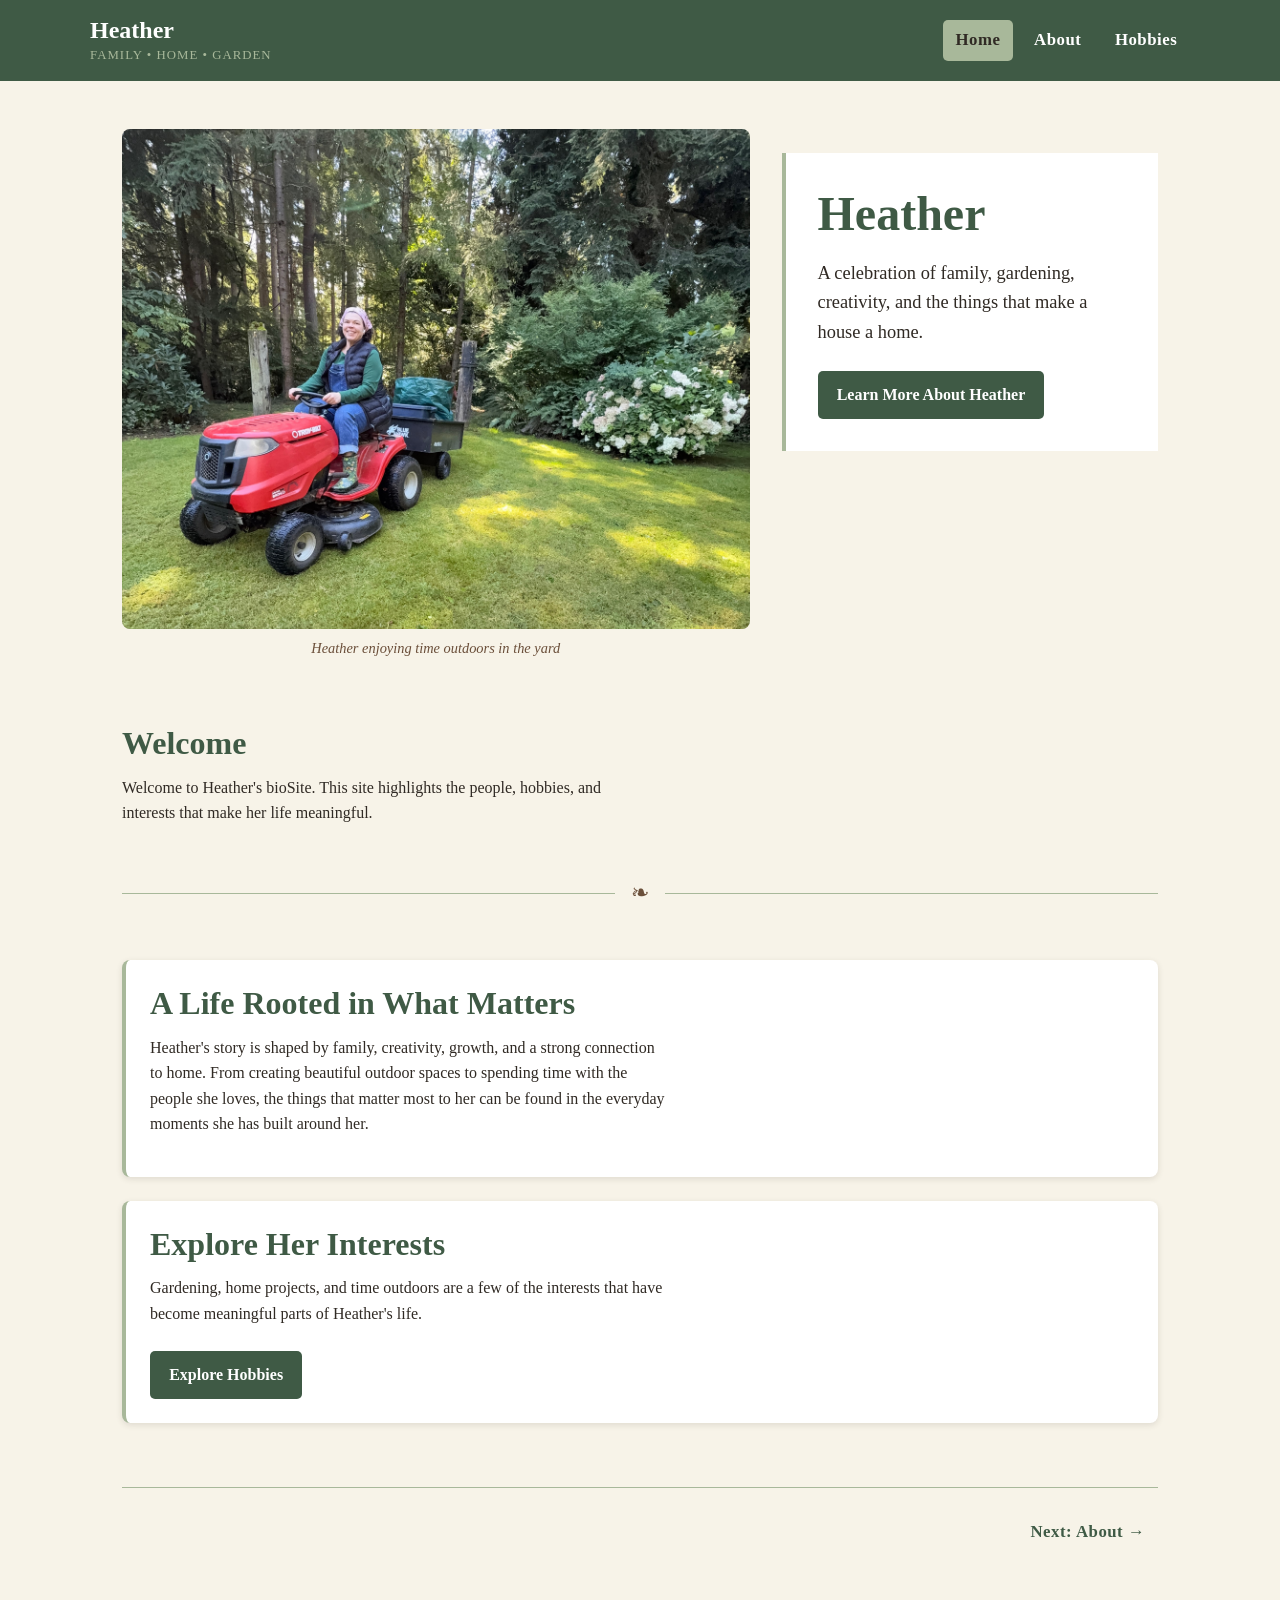
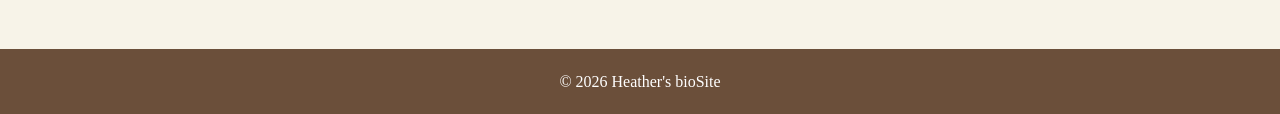
<file: index.html>
<!--
    Roxanne Buenaventura
    October 3, 2026
    CSD 340
    Assignment 10.2
-->

<!DOCTYPE html>
<html lang="en">
    <head>
        <meta charset="UTF-8">
        <meta name="viewport" content="width=device-width, initial-scale=1.0">
        <title>Heather | bioSite</title>
        <link rel="stylesheet" href="site.css">
    </head>
    <body>
<!-- Navigation -->
    <header>
        <div class="header-container">
            <div class="site-title">
                <a href="index.html">Heather</a>
                <span>Family • Home • Garden</span>
            </div>

            <nav>
                <a class="active" href="index.html" aria-current="page">Home</a>
                <a href="about.html">About</a>
                <a href="hobbies.html">Hobbies</a>
            </nav>
        </div>
    </header>
<!-- Introduction -->
<main>

    <!-- Hero Introduction -->
    <!--
        The hero section introduces Heather and uses her tractor
        photo as the main visual focus of the landing page.
    -->
    <section class="hero">

        <!-- Hero Image -->
        <figure class="hero-figure">
            <div class="hero-image">
                <img src="images/heather-tractor.jpeg"
                     alt="Heather enjoying time outdoors on a tractor">
            </div>
            <figcaption>Heather enjoying time outdoors in the yard</figcaption>
        </figure>

        <!-- Hero Text and Introduction -->
        <div class="hero-content">
            <h1>Heather</h1>

            <p>
                A celebration of family, gardening, creativity, and the
                things that make a house a home.
            </p>

            <!-- Link to the About Page -->
            <a class="button" href="about.html">Learn More About Heather</a>
        </div>

    </section>


    <!-- Welcome Section -->
    <!--
        Provides a brief introduction to the purpose of the
        bioSite and the topics featured throughout the website.
    -->
    <section>
        <h2>Welcome</h2>

        <p>
            Welcome to Heather's bioSite. This site highlights the people,
            hobbies, and interests that make her life meaningful.
        </p>
    </section>

    <!-- Decorative Page Divider -->
    <div class="section-divider" aria-hidden="true">
        <span>❧</span>
    </div>

    <!-- Story Introduction -->
    <!--
        Provides a personal introduction to Heather's story before
        directing visitors to her hobbies and interests.
    -->
    <section class="story-intro">
        <div class="card">
            <h2>A Life Rooted in What Matters</h2>

            <p>
                Heather's story is shaped by family, creativity, growth, and a
                strong connection to home. From creating beautiful outdoor spaces
                to spending time with the people she loves, the things that matter
                most to her can be found in the everyday moments she has built
                around her.
            </p>
        </div>

        <div class="card">
            <h2>Explore Her Interests</h2>

            <p>
                Gardening, home projects, and time outdoors are a few of the
                interests that have become meaningful parts of Heather's life.
            </p>

            <a class="button" href="hobbies.html">Explore Hobbies</a>
        </div>
    </section>

    <!-- Bottom Page Navigation -->
    <nav class="page-navigation" aria-label="Page navigation">
        <span></span>
        <a href="about.html">Next: About &rarr;</a>
    </nav>

</main>
<!-- Footer -->
        <footer>
            <p>&copy; 2026 Heather's bioSite</p>
        </footer>
    </body>
</html>
</file>
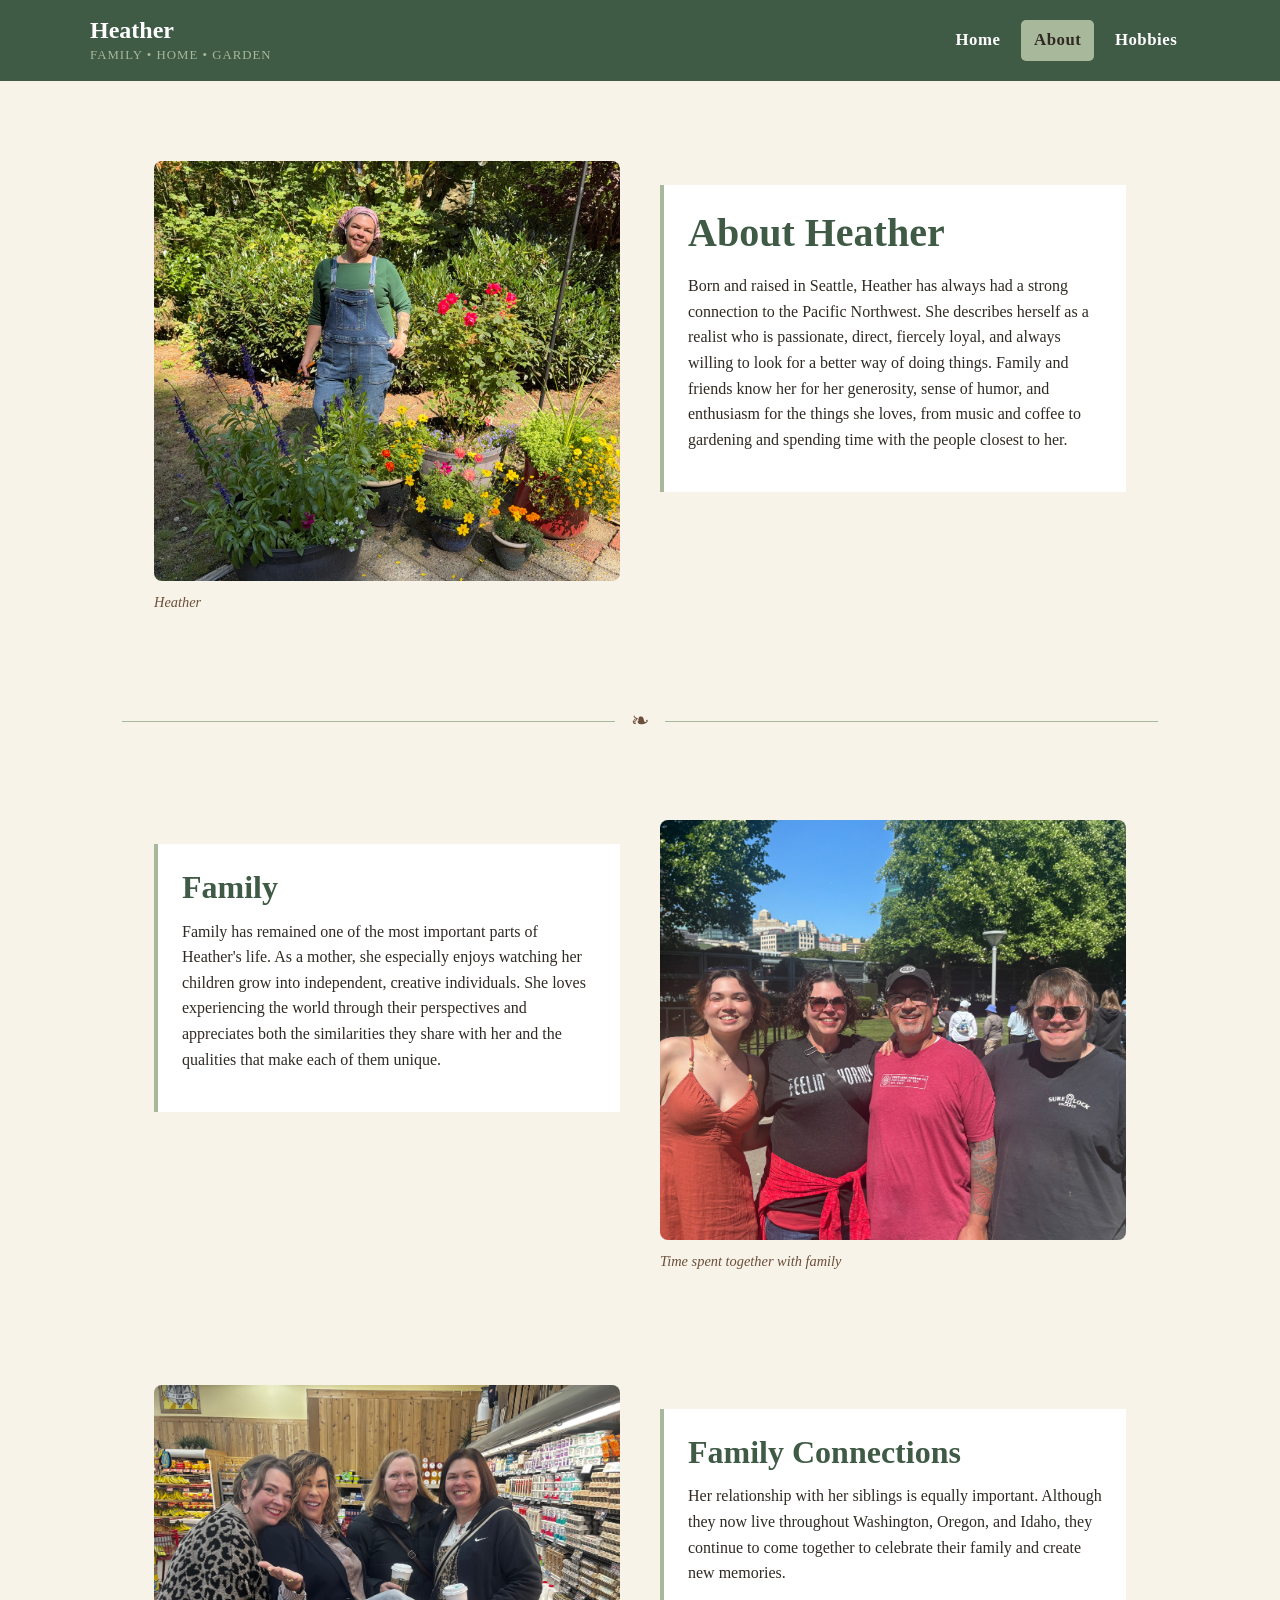
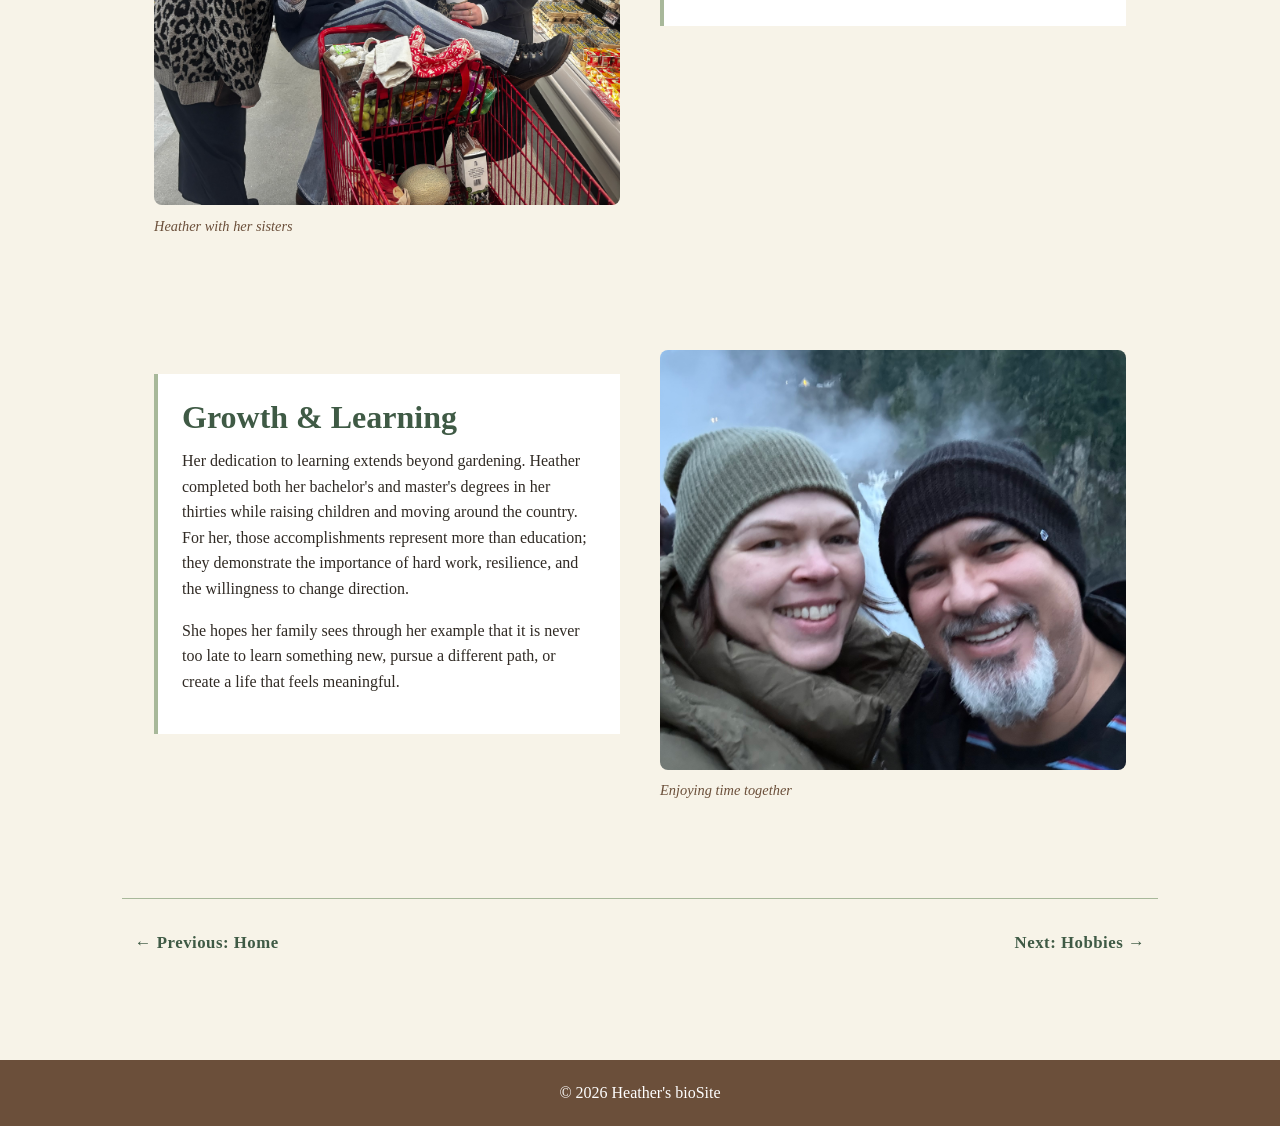
<file: about.html>
<!--
    Roxanne Buenaventura
    October 3, 2026
    CSD 340
    Assignment 10.2
-->
<!DOCTYPE html>
<html lang="en">
    <head>
        <meta charset="UTF-8">
        <meta name="viewport" content="width=device-width, initial-scale=1.0">
        <title>About Heather | bioSite</title>
        <link rel="stylesheet" href="site.css">
    </head>
    <body>
    <!-- Navigation -->
<!-- Navigation -->
    <header>
        <div class="header-container">
            <div class="site-title">
                <a href="index.html">Heather</a>
                <span>Family • Home • Garden</span>
            </div>

            <nav>
                <a href="index.html">Home</a>
                <a class="active" href="about.html" aria-current="page">About</a>
                <a href="hobbies.html">Hobbies</a>
            </nav>
        </div>
    </header>
<main>

    <!-- About Introduction -->
    <!--
        Introduces Heather and provides a personal overview
        of the person featured on the bioSite.
    -->
    <section class="about-intro">

        <figure class="image-container">
            <img src="images/heather-portrait.jpeg"
                 alt="Portrait of Heather">
            <figcaption>Heather</figcaption>
        </figure>

        <div>
            <h1>About Heather</h1>

            <p>
                Born and raised in Seattle, Heather has always had a strong
                connection to the Pacific Northwest. She describes herself as
                a realist who is passionate, direct, fiercely loyal, and always
                willing to look for a better way of doing things. Family and
                friends know her for her generosity, sense of humor, and
                enthusiasm for the things she loves, from music and coffee to
                gardening and spending time with the people closest to her.
            </p>
        </div>

    </section>

    <!-- Decorative Page Divider -->
    <div class="section-divider" aria-hidden="true">
        <span>❧</span>
    </div>

    <!-- Family Section -->
    <!--
        Highlights the importance of family in Heather's life
        and the memories she enjoys creating with them.
    -->
    <section class="about-section">

        <div>
            <h2>Family</h2>

            <p>
                Family has remained one of the most important parts of
                Heather's life. As a mother, she especially enjoys watching
                her children grow into independent, creative individuals. She
                loves experiencing the world through their perspectives and
                appreciates both the similarities they share with her and the
                qualities that make each of them unique.
            </p>
        </div>

        <figure class="image-container">
            <img src="images/family-group.jpeg"
                 alt="Heather spending time with family">
            <figcaption>Time spent together with family</figcaption>
        </figure>

    </section>


    <!-- Siblings Section -->
    <!--
        Shows another part of Heather's family life through
        a photo with her sisters.
    -->
    <section class="about-section">

        <figure class="image-container">
            <img src="images/heather-siblings.jpeg"
                 alt="Heather with her sisters">
            <figcaption>Heather with her sisters</figcaption>
        </figure>

        <div>
            <h2>Family Connections</h2>

            <p>
                Her relationship with her siblings is equally important.
                Although they now live throughout Washington, Oregon, and
                Idaho, they continue to come together to celebrate their
                family and create new memories.
            </p>
        </div>

    </section>


    <!-- Growth and Learning Section -->
    <!--
        Highlights Heather's commitment to education, resilience,
        and creating a meaningful life.
    -->
    <section class="about-section">

        <div>
            <h2>Growth &amp; Learning</h2>

            <p>
                Her dedication to learning extends beyond gardening. Heather
                completed both her bachelor's and master's degrees in her
                thirties while raising children and moving around the country.
                For her, those accomplishments represent more than education;
                they demonstrate the importance of hard work, resilience, and
                the willingness to change direction.
            </p>

            <p>
                She hopes her family sees through her example that it is never
                too late to learn something new, pursue a different path, or
                create a life that feels meaningful.
            </p>
        </div>

        <figure class="image-container">
            <img src="images/heather-husband.jpeg"
                 alt="Heather spending time with her husband">
            <figcaption>Enjoying time together</figcaption>
        </figure>

    </section>

    <!-- Bottom Page Navigation -->
    <nav class="page-navigation" aria-label="Page navigation">
        <a href="index.html">&larr; Previous: Home</a>
        <a href="hobbies.html">Next: Hobbies &rarr;</a>
    </nav>

</main>
<!-- Footer -->
        <footer>
            <p>&copy; 2026 Heather's bioSite</p>
        </footer>
    </body>
</html>
</file>
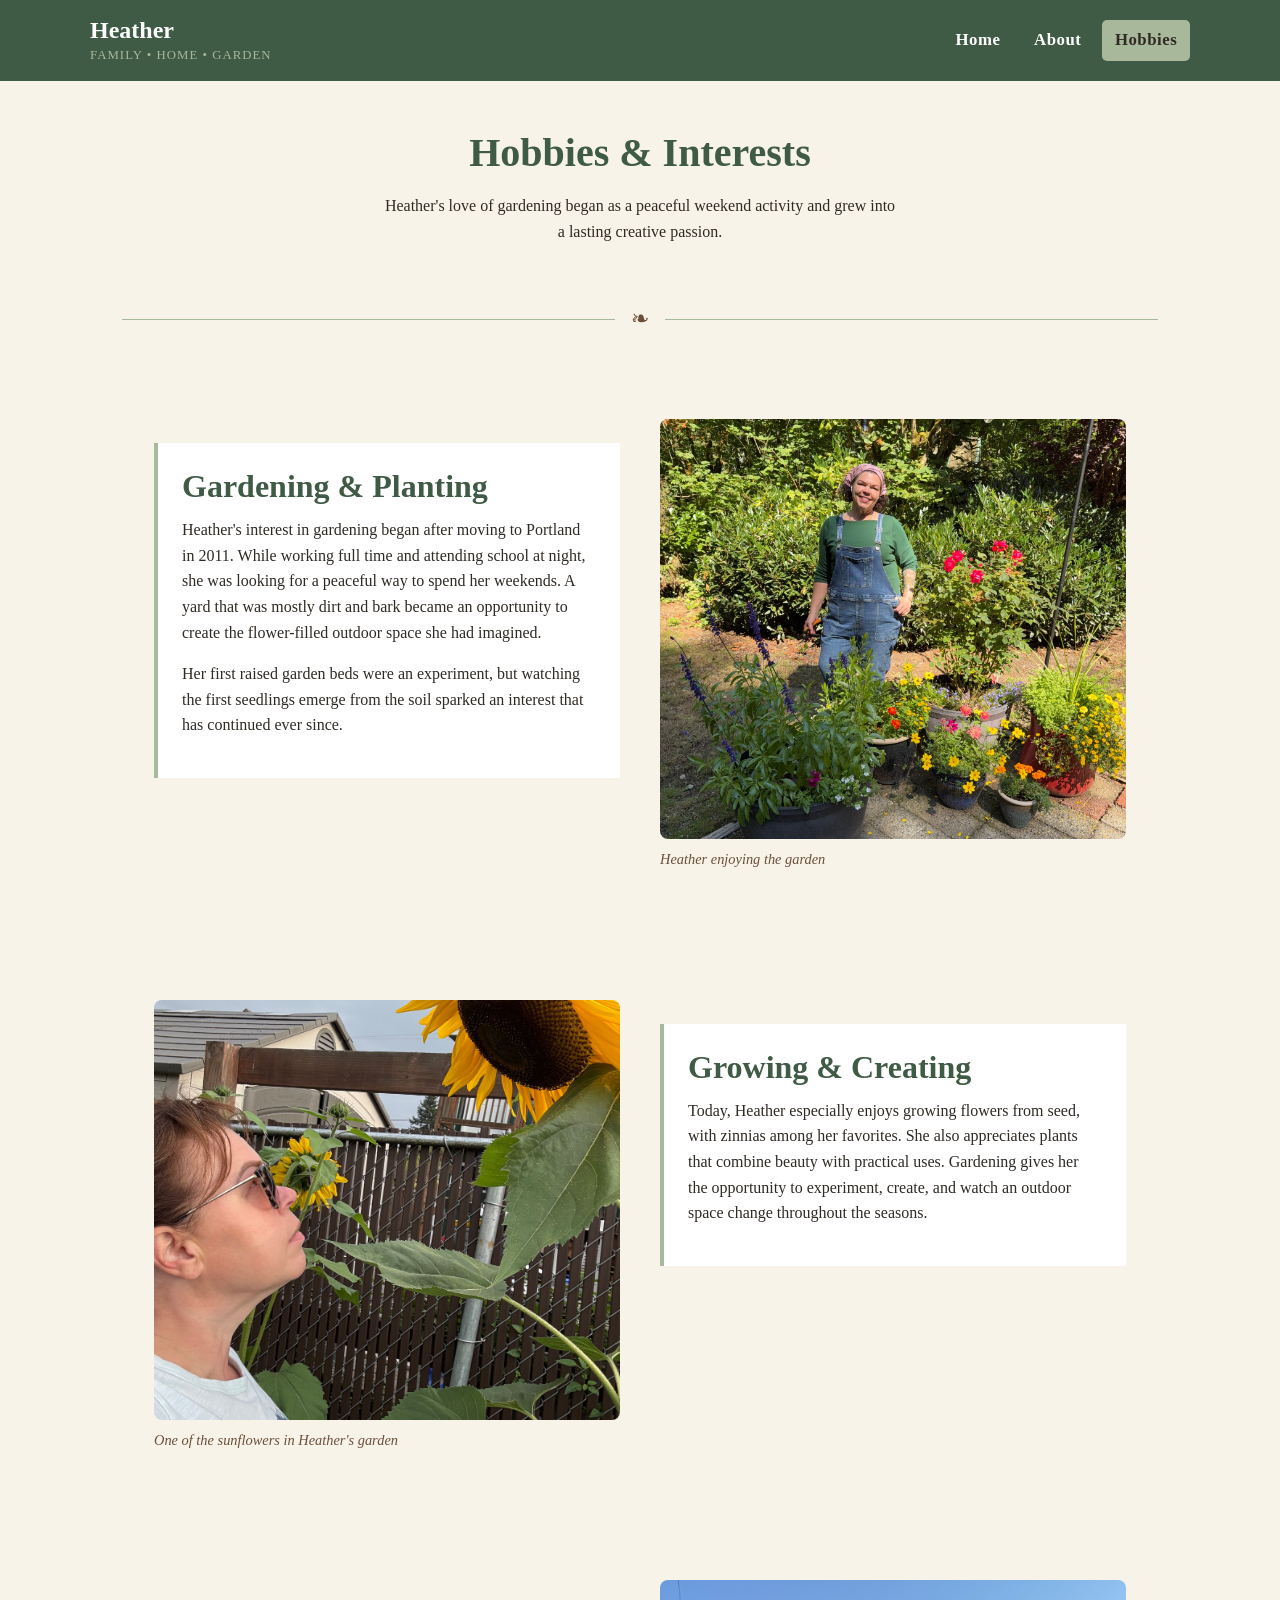
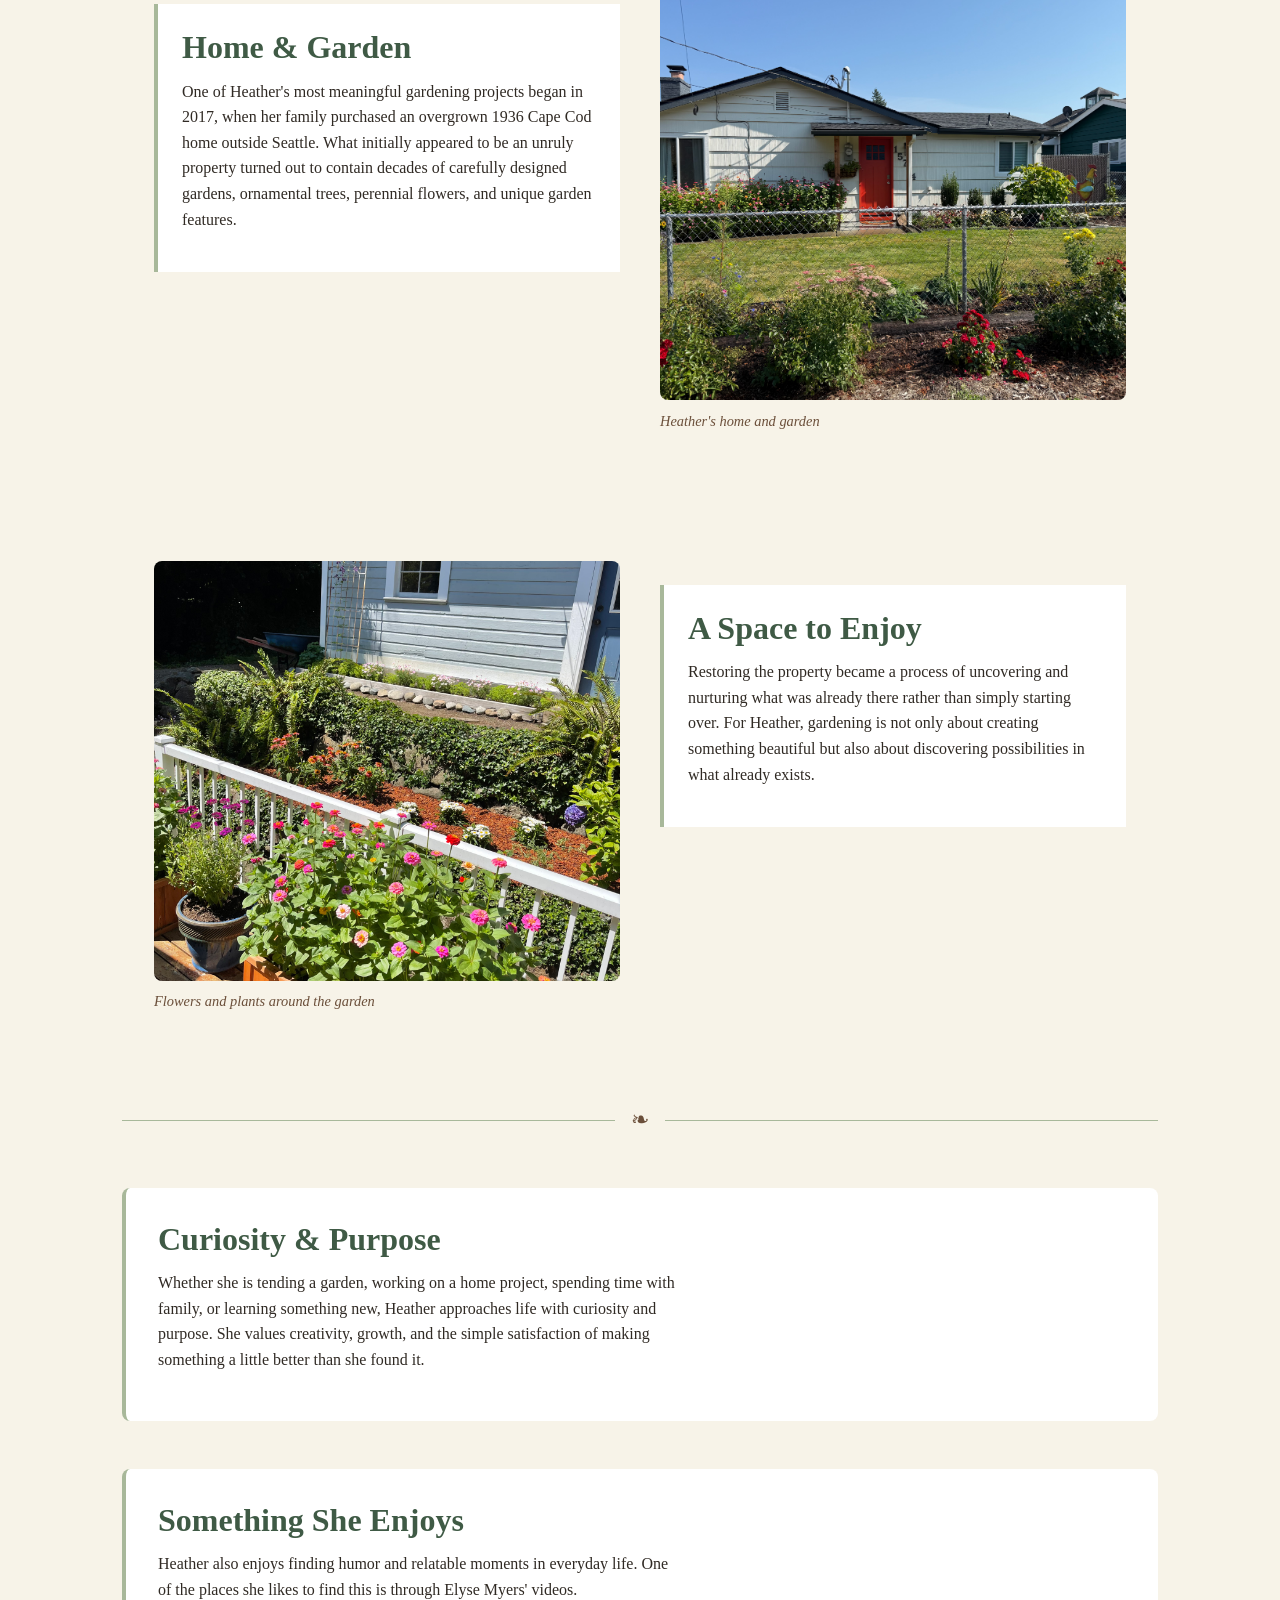
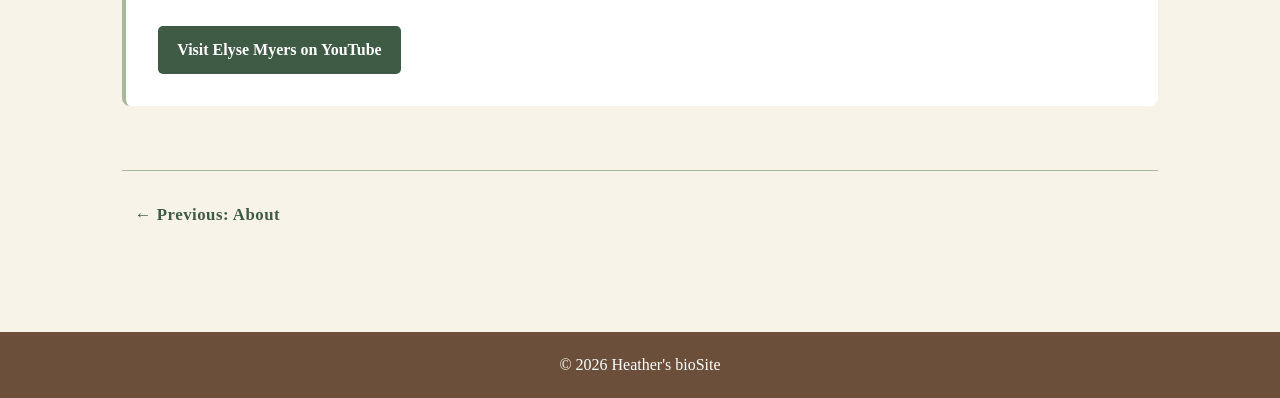
<file: hobbies.html>
<!--
    Roxanne Buenaventura
    October 3, 2026
    CSD 340
    Assignment 10.2
-->
<!DOCTYPE html>
<html lang="en">
<head>
    <meta charset="UTF-8">
    <meta name="viewport" content="width=device-width, initial-scale=1.0">
    <title>Hobbies &amp; Interests | bioSite</title>
    <link rel="stylesheet" href="site.css">
</head>
<body>
<!-- Navigation -->
    <header>
        <div class="header-container">
            <div class="site-title">
                <a href="index.html">Heather</a>
                <span>Family • Home • Garden</span>
            </div>

            <nav>
                <a href="index.html">Home</a>
                <a href="about.html">About</a>
                <a class="active" href="hobbies.html" aria-current="page">Hobbies</a>
            </nav>
        </div>
    </header>
<main>

    <!-- Hobbies Introduction -->
    <!--
        Introduces Heather's hobbies and interests, with a focus
        on gardening, creativity, and caring for her home.
    -->
    <section class="hobbies-intro">

        <h1>Hobbies &amp; Interests</h1>

        <p>
            Heather's love of gardening began as a peaceful weekend activity
            and grew into a lasting creative passion.
        </p>

    </section>

    <!-- Decorative Page Divider -->
    <div class="section-divider" aria-hidden="true">
        <span>❧</span>
    </div>

    <!-- Gardening and Planting Section -->
    <!--
        Explains how Heather first became interested in gardening
        while balancing work and school.
    -->
    <section class="hobby-section">

        <div>
            <h2>Gardening &amp; Planting</h2>

            <p>
                Heather's interest in gardening began after moving to Portland
                in 2011. While working full time and attending school at night,
                she was looking for a peaceful way to spend her weekends. A
                yard that was mostly dirt and bark became an opportunity to
                create the flower-filled outdoor space she had imagined.
            </p>

            <p>
                Her first raised garden beds were an experiment, but watching
                the first seedlings emerge from the soil sparked an interest
                that has continued ever since.
            </p>
        </div>

        <figure class="image-container">
            <img src="images/heather-portrait.jpeg"
                 alt="Heather standing among colorful flowers in her garden">
            <figcaption>Heather enjoying the garden</figcaption>
        </figure>

    </section>


    <!-- Growing and Creating Section -->
    <!--
        Uses one of Heather's sunflowers to show the results
        of the time and creativity she puts into gardening.
    -->
    <section class="hobby-section">

        <figure class="image-container">
            <img src="images/sunflower.jpeg"
                 alt="Heather standing beside a large sunflower">
            <figcaption>One of the sunflowers in Heather's garden</figcaption>
        </figure>

        <div>
            <h2>Growing &amp; Creating</h2>

            <p>
                Today, Heather especially enjoys growing flowers from seed,
                with zinnias among her favorites. She also appreciates plants
                that combine beauty with practical uses. Gardening gives her
                the opportunity to experiment, create, and watch an outdoor
                space change throughout the seasons.
            </p>
        </div>

    </section>

    <!-- Home and Garden Section -->
    <!--
        Tells the story of Heather's family home and the gardens
        they discovered throughout the property.
    -->
    <section class="hobby-section">

        <div>
            <h2>Home &amp; Garden</h2>

            <p>
                One of Heather's most meaningful gardening projects began in
                2017, when her family purchased an overgrown 1936 Cape Cod home
                outside Seattle. What initially appeared to be an unruly
                property turned out to contain decades of carefully designed
                gardens, ornamental trees, perennial flowers, and unique
                garden features.
            </p>
        </div>

        <figure class="image-container">
            <img src="images/heather-garden-lawn.jpeg"
                 alt="Heather's home, lawn, and colorful flower garden">
            <figcaption>Heather's home and garden</figcaption>
        </figure>

    </section>


    <!-- Garden Details Section -->
    <!--
        Explains how restoring the property shaped Heather's
        view of gardening and its possibilities.
    -->
    <section class="hobby-section">

        <figure class="image-container">
            <img src="images/heather-garden.jpeg"
                 alt="Colorful flowers growing around Heather's home">
            <figcaption>Flowers and plants around the garden</figcaption>
        </figure>

        <div>
            <h2>A Space to Enjoy</h2>

            <p>
                Restoring the property became a process of uncovering and
                nurturing what was already there rather than simply starting
                over. For Heather, gardening is not only about creating
                something beautiful but also about discovering possibilities
                in what already exists.
            </p>
        </div>

    </section>

    <!-- Decorative Page Divider -->
    <div class="section-divider" aria-hidden="true">
        <span>❧</span>
    </div>

    <!-- Biography Conclusion -->
    <!--
        Connects Heather's interests with the curiosity and purpose
        she brings to the different parts of her life.
    -->
    <section class="hobbies-extra">

        <h2>Curiosity &amp; Purpose</h2>

        <p>
            Whether she is tending a garden, working on a home project,
            spending time with family, or learning something new, Heather
            approaches life with curiosity and purpose. She values creativity,
            growth, and the simple satisfaction of making something a little
            better than she found it.
        </p>

    </section>


    <!-- External Interest Section -->
    <!--
        Includes an external link to Elyse Myers, whose videos
        Heather enjoys for their humor and relatable moments.
    -->
    <section class="hobbies-extra">

        <h2>Something She Enjoys</h2>

        <p>
            Heather also enjoys finding humor and relatable moments in
            everyday life. One of the places she likes to find this is
            through Elyse Myers' videos.
        </p>

        <a class="button"
           href="https://www.youtube.com/@elyse_myers"
           target="_blank"
           rel="noopener noreferrer">
            Visit Elyse Myers on YouTube
        </a>

    </section>

    <!-- Bottom Page Navigation -->
    <nav class="page-navigation" aria-label="Page navigation">
        <a href="about.html">&larr; Previous: About</a>
        <span></span>
    </nav>

</main>
<!-- Footer -->
    <footer>
        <p>&copy; 2026 Heather's bioSite</p>
    </footer>

</body>
</html>
</file>
<file: site.css>
/*
    Roxanne Buenaventura
    October 3, 2026
    CSD 340
    Assignment 10.2
*/

/* ==============================
   bioSite - Global Styles
   ============================== */

/* Color Palette
   Cream: #F7F3E8
   Sage: #A8B89A
   Forest Green: #3F5A45
   Earthy Brown: #6B4F3A
   Dark Brown: #302A24
   White: #FFFFFF
*/

/* ==============================
   Base / Atomic Styles
   ============================== */

* {
    box-sizing: border-box;
}

html {
    font-size: 16px;
}

body {
    margin: 0;
    background-color: #F7F3E8;
    color: #302A24;
    font-family: Georgia, "Times New Roman", serif;
    line-height: 1.6;
}

img {
    max-width: 100%;
    height: auto;
    display: block;
}

a {
    color: #3F5A45;
    font-weight: bold;
}

a:hover {
    color: #6B4F3A;
}

/* ==============================
   Typography
   ============================== */

h1,
h2,
h3 {
    margin-top: 0;
    color: #3F5A45;
    line-height: 1.2;
}

h1 {
    font-size: 2.5rem;
    margin-bottom: 1rem;
}

h2 {
    font-size: 2rem;
    margin-bottom: 0.75rem;
}

h3 {
    font-size: 1.35rem;
    margin-bottom: 0.5rem;
}

p {
    max-width: 65ch;
    margin-top: 0;
    margin-bottom: 1rem;
}

/* ==============================
   Header & Navigation
   ============================== */

header {
    background-color: #3F5A45;
    padding: 1rem 2rem;
}

.header-container {
    max-width: 1100px;
    margin: 0 auto;
    display: flex;
    justify-content: space-between;
    align-items: center;
    gap: 2rem;
}

.site-title {
    display: flex;
    flex-direction: column;
}

.site-title a {
    color: #FFFFFF;
    font-size: 1.5rem;
    line-height: 1.2;
    text-decoration: none;
}

.site-title span {
    color: #A8B89A;
    font-size: 0.8rem;
    letter-spacing: 0.08em;
    text-transform: uppercase;
}

nav {
    display: flex;
    justify-content: center;
    gap: 0.5rem;
}

nav a {
    color: #FFFFFF;
    text-decoration: none;
    font-size: 1.05rem;
    letter-spacing: 0.03em;
    padding: 0.45rem 0.8rem;
    border-radius: 5px;
    transition: background-color 0.2s ease, color 0.2s ease;
}

nav a:hover {
    background-color: #A8B89A;
    color: #302A24;
}

nav a.active {
    background-color: #A8B89A;
    color: #302A24;
}

nav a:focus-visible,
.button:focus-visible,
.page-navigation a:focus-visible {
    outline: 3px solid #A8B89A;
    outline-offset: 3px;
}

/* ==============================
   Main Content
   ============================== */

main {
    max-width: 1100px;
    margin: 0 auto;
    padding: 3rem 2rem;
}

section {
    margin-bottom: 3rem;
}

/* ==============================
   Decorative Dividers
   ============================== */

.section-divider {
    display: flex;
    align-items: center;
    gap: 1rem;
    margin: 3.5rem auto;
    color: #6B4F3A;
}

.section-divider::before,
.section-divider::after {
    content: "";
    flex: 1;
    height: 1px;
    background-color: #A8B89A;
}

.section-divider span {
    font-size: 1.4rem;
    line-height: 1;
}

/* ==============================
   Content Blocks
   ============================== */

section > div {
    background-color: #FFFFFF;
    border-left: 4px solid #A8B89A;
    padding: 1.5rem;
    margin-top: 1.5rem;
}

section > div h3 {
    color: #6B4F3A;
}

/* ==============================
   Footer
   ============================== */

footer {
    background-color: #6B4F3A;
    color: #FFFFFF;
    text-align: center;
    padding: 1.25rem 2rem;
    margin-top: 3rem;
}

footer p {
    max-width: none;
    margin: 0;
}

/* ==============================
   Hero Section
   ============================== */

.hero {
    display: grid;
    grid-template-columns: 1.25fr 0.75fr;
    align-items: start;
    gap: 2rem;
    margin-bottom: 4rem;
}

.hero-image {
    overflow: hidden;
    border-radius: 8px;
}

.hero-figure {
    margin: 0;
}

.hero-figure figcaption {
    color: #6B4F3A;
    font-size: 0.9rem;
    font-style: italic;
    margin-top: 0.5rem;
    text-align: center;
}

.hero img {
    width: 100%;
    height: 500px;
    object-fit: cover;
    object-position: center;
    border-radius: 8px;
    transform: scale(1.15);
}

.hero-content {
    padding: 2rem;
}

.hero-content h1 {
    font-size: 3rem;
    margin-bottom: 1rem;
}

.hero-content p {
    font-size: 1.15rem;
}

/* ==============================
   Image Captions
   ============================== */

.image-container {
    margin: 0;
}

.image-container img {
    width: 100%;
    border-radius: 8px;
}

.image-container figcaption {
    color: #6B4F3A;
    font-size: 0.9rem;
    font-style: italic;
    margin-top: 0.5rem;
}

/* ==============================
   Content Cards
   ============================== */

.card {
    background-color: #FFFFFF;
    padding: 1.5rem;
    border-radius: 8px;
    box-shadow: 0 2px 6px rgba(48, 42, 36, 0.12);
}

.card h2,
.card h3 {
    color: #3F5A45;
}

/* ==============================
   Buttons / Navigation Links
   ============================== */

.button {
    display: inline-block;
    background-color: #3F5A45;
    color: #FFFFFF;
    padding: 0.7rem 1.2rem;
    border-radius: 5px;
    text-decoration: none;
    margin-top: 0.5rem;
}

.button:hover {
    background-color: #6B4F3A;
    color: #FFFFFF;
}

/* ==============================
   Bottom Page Navigation
   ============================== */

.page-navigation {
    max-width: none;
    display: flex;
    justify-content: space-between;
    align-items: center;
    gap: 1rem;
    margin-top: 4rem;
    padding-top: 1.5rem;
    border-top: 1px solid #A8B89A;
}

.page-navigation a {
    color: #3F5A45;
    text-decoration: none;
}

.page-navigation a:hover {
    color: #6B4F3A;
    text-decoration: underline;
}
/* ==============================
   About Page
   ============================== */

.about-intro,
.about-section,
.hobby-section {
    display: grid;
    grid-template-columns: 1fr 1fr;
    align-items: start;
    padding: 2rem;
    gap: 2.5rem;
}

.about-intro {
    margin-bottom: 4rem;
}

.about-intro img,
.about-section img,
.hobby-section img {
    width: 100%;
    height: 420px;
    object-fit: cover;
    border-radius: 8px;
}


/* ==============================
   Hobbies Page
   ============================== */

.hobbies-intro {
    text-align: center;
    max-width: 750px;
    margin: 0 auto 4rem;
}

.hobbies-intro p {
    margin-left: auto;
    margin-right: auto;
}

.hobby-section {
    margin-bottom: 4rem;
}

.hobbies-extra {
    background-color: #FFFFFF;
    border-left: 4px solid #A8B89A;
    padding: 2rem;
    border-radius: 8px;
}

/* ==============================
   Figure Styling
   ============================== */

figure.image-container {
    margin: 0;
}

figure.image-container figcaption {
    margin-top: 0.6rem;
    text-align: left;
}

/* ==============================
   Responsive Design
   ============================== */

@media (max-width: 800px) {

    header {
        padding: 1rem;
    }

    .header-container {
        flex-direction: column;
        gap: 1rem;
        text-align: center;
    }

    .site-title {
        align-items: center;
    }

    nav {
        gap: 0.5rem;
        flex-wrap: wrap;
    }

    .page-navigation {
        flex-wrap: nowrap;
        font-size: 0.95rem;
    }

    main {
        padding: 2rem 1rem;
    }

    h1 {
        font-size: 2rem;
    }

    h2 {
        font-size: 1.6rem;
    }

    h3 {
        font-size: 1.2rem;
    }

    .hero {
        grid-template-columns: 1fr;
    }

    .hero-content {
        padding: 1rem 0;
    }

    .hero-content h1 {
        font-size: 2.2rem;
    }
    .about-intro,
    .about-section,
    .hobby-section {
    grid-template-columns: 1fr;
    }

    .about-intro img,
    .about-section img,
    .hobby-section img {
    height: 350px;
    }
}
</file>
